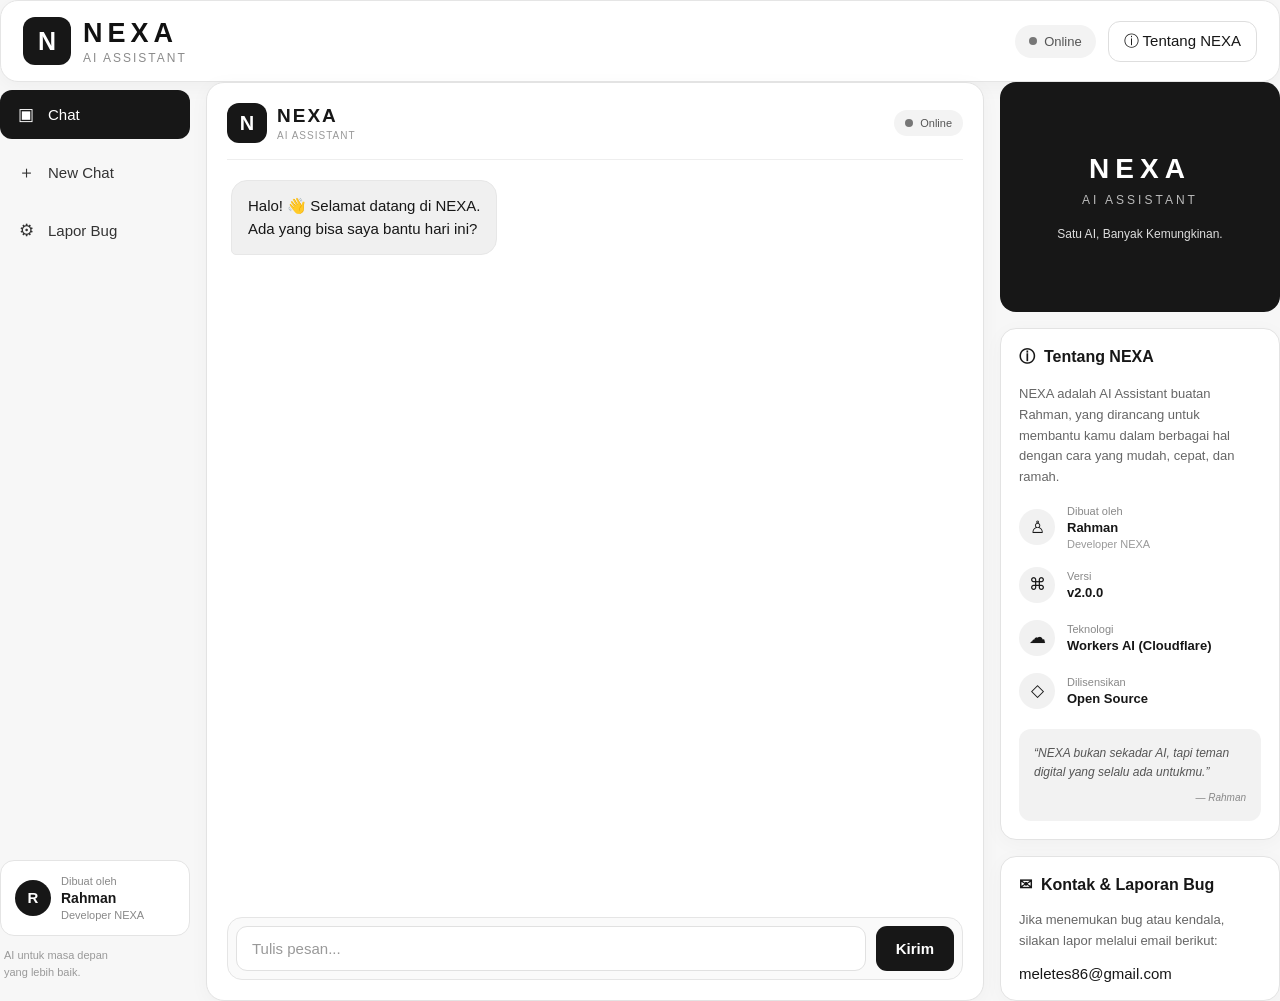
<file: index.html>
<!DOCTYPE html>
<html lang="id">
<head>
    <meta charset="UTF-8">
    <meta name="viewport" content="width=device-width, initial-scale=1.0">
    <title>NEXA AI Assistant</title>
    <link rel="stylesheet" href="style.css">
</head>

<body>

    <!-- HEADER -->
    <header class="topbar">
        <div class="brand">
            <div class="brand-logo">N</div>
            <div>
                <h1>NEXA</h1>
                <span>AI ASSISTANT</span>
            </div>
        </div>

        <div class="topbar-actions">
            <div class="status">
                <span class="status-dot"></span>
                Online
            </div>
            <button id="aboutBtn" class="top-about-btn">
                ⓘ Tentang NEXA
            </button>
        </div>
    </header>

    <!-- LAYOUT UTAMA -->
    <div class="workspace">

        <!-- SIDEBAR -->
        <aside class="sidebar">

            <div class="sidebar-menu">
                <div class="sidebar-item active">
                    <span>▣</span>
                    Chat
                </div>

                <button id="newChatBtn" class="sidebar-item">
                    <span>＋</span>
                    New Chat
                </button>

                <button id="bugBtn" class="sidebar-item">
                    <span>⚙</span>
                    Lapor Bug
                </button>
            </div>

            <div class="sidebar-owner">
                <div class="owner-avatar">R</div>
                <div>
                    <strong>Dibuat oleh</strong>
                    <b>Rahman</b>
                    <small>Developer NEXA</small>
                </div>
            </div>

            <p class="sidebar-footer">AI untuk masa depan<br>yang lebih baik.</p>

        </aside>

        <!-- CHAT PANEL -->
        <main class="chat-panel">

            <div class="chat-heading">
                <div class="mini-brand">
                    <div class="mini-logo">N</div>
                    <div>
                        <strong>NEXA</strong>
                        <small>AI ASSISTANT</small>
                    </div>
                </div>

                <div class="status small-status">
                    <span class="status-dot"></span>
                    Online
                </div>
            </div>

            <main id="chat">
                <div class="message nexa" id="welcomeMessage"></div>
            </main>

            <div class="input-area">
                <input
                    type="text"
                    id="input"
                    placeholder="Tulis pesan..."
                    autocomplete="off"
                >

                <button id="send">
                    Kirim
                </button>
            </div>

        </main>

        <!-- PANEL INFORMASI -->
        <aside class="info-panel">

            <div class="info-banner">
                <div class="info-banner-logo">NEXA</div>
                <span>AI ASSISTANT</span>
                <p>Satu AI, Banyak Kemungkinan.</p>
            </div>

            <div class="info-card">
                <h2>ⓘ &nbsp;Tentang NEXA</h2>

                <p>
                    NEXA adalah AI Assistant buatan Rahman,
                    yang dirancang untuk membantu kamu dalam
                    berbagai hal dengan cara yang mudah,
                    cepat, dan ramah.
                </p>

                <div class="info-row">
                    <span>♙</span>
                    <div>
                        <strong>Dibuat oleh</strong>
                        <b>Rahman</b>
                        <small>Developer NEXA</small>
                    </div>
                </div>

                <div class="info-row">
                    <span>⌘</span>
                    <div>
                        <strong>Versi</strong>
                        <b>v2.0.0</b>
                    </div>
                </div>

                <div class="info-row">
                    <span>☁</span>
                    <div>
                        <strong>Teknologi</strong>
                        <b>Workers AI (Cloudflare)</b>
                    </div>
                </div>

                <div class="info-row">
                    <span>◇</span>
                    <div>
                        <strong>Dilisensikan</strong>
                        <b>Open Source</b>
                    </div>
                </div>

                <div class="quote">
                    “NEXA bukan sekadar AI,
                    tapi teman digital yang selalu
                    ada untukmu.”
                    <small>— Rahman</small>
                </div>
            </div>

            <div class="info-card contact-card">
                <h2>✉ &nbsp;Kontak & Laporan Bug</h2>
                <p>Jika menemukan bug atau kendala, silakan lapor melalui email berikut:</p>
                <div class="email-box">meletes86@gmail.com</div>
            </div>

        </aside>

    </div>

    <!-- ABOUT BOX LAMA, ID DIPERTAHANKAN -->
    <div id="aboutBox" class="about-box">

        <h2>👑 NEXA</h2>

        <p><strong>Owner:</strong> Rahman</p>
        <p><strong>Developer:</strong> Rahman</p>
        <p><strong>Project:</strong> NEXA AI Assistant</p>
        <p><strong>Established:</strong> 2026</p>

        <button id="closeAbout">
            Tutup
        </button>

    </div>

</div>

<script src="script.js?v=3"></script>
    

</body>
</html>
</file>
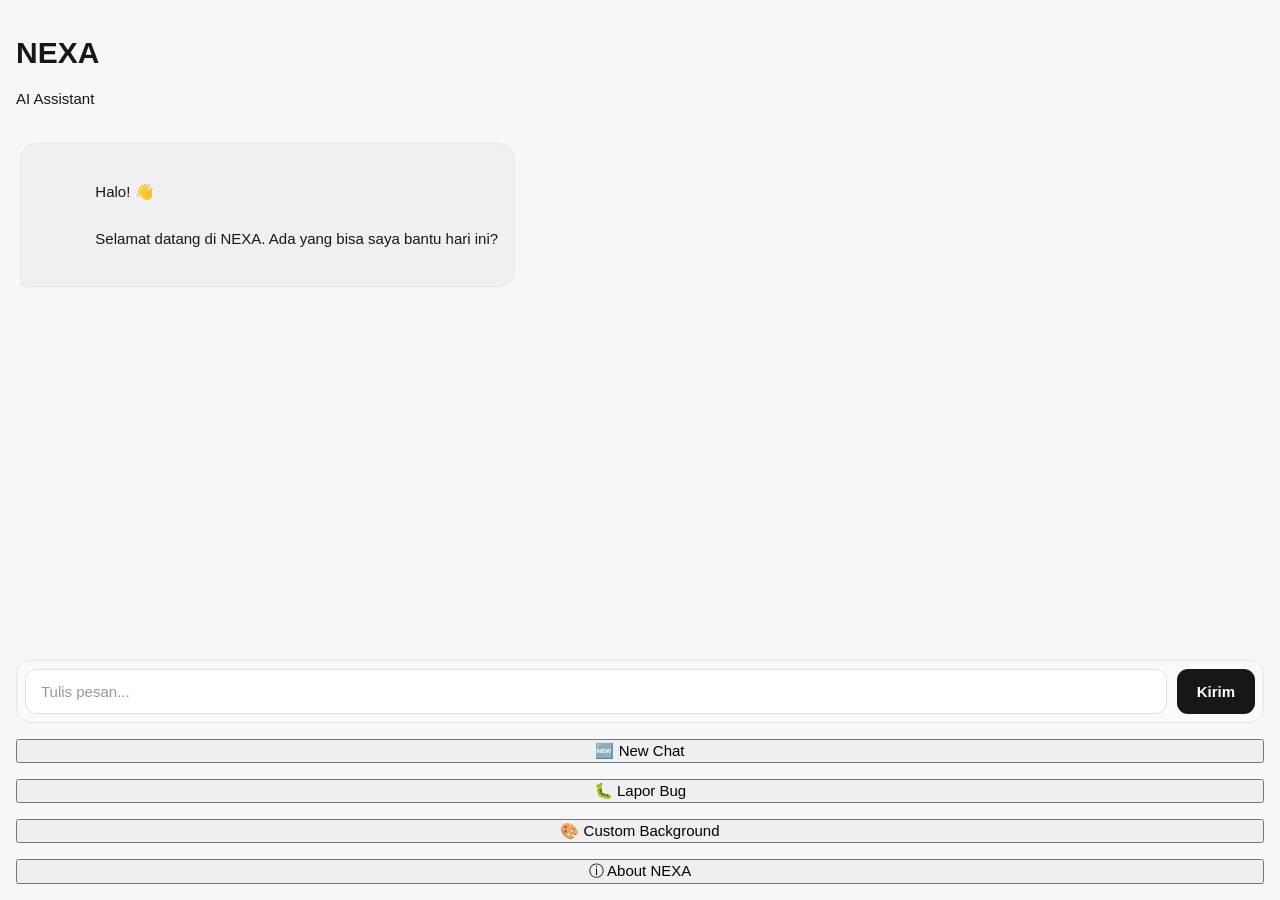
<file: index.broken.html>
<!DOCTYPE html>
<html lang="id">
<head>
    <meta charset="UTF-8">
    <meta name="viewport" content="width=device-width, initial-scale=1.0">
    <title>NEXA</title>
    <link rel="stylesheet" href="style.css">
</head>

<body>

    <div class="app">
        <header>
            <h1>NEXA</h1>
            <span>AI Assistant</span>
        </header>

        <main id="chat">
            <div class="message nexa">
              Halo! 👋<br>
              Selamat datang di NEXA. Ada yang bisa saya bantu hari ini?
            </div>
        </main>

        <div class="input-area">
            <input
                id="input"
                type="text"
                placeholder="Tulis pesan..."
                autocomplete="off"
            >

            <button id="send">Kirim</button>
          </div>

      <button id="newChatBtn" class="about-btn">
            🆕 New Chat
        </button>

        <button id="bugBtn" class="about-btn">
            🐛 Lapor Bug
        </button>

        <button id="customBtn" class="about-btn">
            🎨 Custom Background
        </button>

        <div id="customBox" class="about-box">
            <h2>🎨 Background</h2>
            <p>Pilih background NEXA.</p>

            <div class="preset-grid">
                <button class="preset-btn" data-bg="space">
                    🪐 Deep Space
                </button>
            </div>

            <input type="color" id="bgColor" value="#020509">

            <input
                type="file"
                id="bgImage"
                accept="image/*"
            >

            <button id="resetBg">
                Reset Background
            </button>

            <button id="closeCustom">
                Tutup
            </button>
        </div>

        <button id="aboutBtn" class="about-btn">
            ⓘ About NEXA
        </button>

        <div id="aboutBox" class="about-box">
            <h2>👑 NEXA</h2>

            <p><strong>Owner:</strong> Rahman</p>
            <p><strong>Developer:</strong> Rahman</p>
            <p><strong>Project:</strong> NEXA AI Assistant</p>
            <p><strong>Established:</strong> 2026</p>

            <button id="closeAbout">
                Tutup
            </button>
        </div>

    </div>

     <script src="script.js"></script>
</body>
</html>
</file>
<file: style.css>
* {
    box-sizing: border-box;
}

html,
body {
    margin: 0;
    padding: 0;
    width: 100%;
    min-height: 100%;
}

body {
    font-family: Arial, sans-serif;
    color: #171717;
    background: #f7f7f7;
    font-size: 15px;
}

button,
input {
    font: inherit;
}

button {
    cursor: pointer;
}

/* =========================
   APP
========================= */

.app {
    width: 100%;
    min-height: 100vh;
    padding: 16px;
    display: flex;
    flex-direction: column;
    gap: 16px;
}

/* =========================
   TOPBAR
========================= */

.topbar {
    width: 100%;
    display: flex;
    align-items: center;
    justify-content: space-between;
    padding: 16px 22px;
    background: #ffffff;
    border: 1px solid #e5e5e5;
    border-radius: 18px;
    box-shadow: 0 4px 20px rgba(0, 0, 0, 0.04);
}

.brand {
    display: flex;
    align-items: center;
    gap: 12px;
}

.brand-logo,
.mini-logo {
    display: flex;
    align-items: center;
    justify-content: center;
    background: #171717;
    color: #ffffff;
    font-weight: bold;
    border-radius: 12px;
}

.brand-logo {
    width: 48px;
    height: 48px;
    font-size: 25px;
}

.brand h1 {
    margin: 0;
    font-size: 27px;
    letter-spacing: 5px;
    color: #111111;
}

.brand span {
    display: block;
    margin-top: 2px;
    color: #8b8b8b;
    font-size: 12px;
    letter-spacing: 2px;
}

.topbar-actions {
    display: flex;
    align-items: center;
    gap: 12px;
}

.status {
    display: flex;
    align-items: center;
    gap: 7px;
    padding: 9px 14px;
    border-radius: 20px;
    background: #f3f3f3;
    color: #555555;
    font-size: 13px;
}

.status-dot {
    width: 8px;
    height: 8px;
    border-radius: 50%;
    background: #777777;
}

.top-about-btn {
    padding: 10px 15px;
    border: 1px solid #dedede;
    border-radius: 12px;
    background: #ffffff;
    color: #171717;
}

.top-about-btn:hover {
    background: #f0f0f0;
}

/* =========================
   WORKSPACE
========================= */

.workspace {
    width: 100%;
    max-width: 1500px;
    margin: auto;
    display: grid;
    grid-template-columns: 190px minmax(0, 1fr) 280px;
    gap: 16px;
    align-items: stretch;
}

/* =========================
   SIDEBAR
========================= */

.sidebar {
    min-height: 650px;
    display: flex;
    flex-direction: column;
    padding: 8px 0;
}

.sidebar-menu {
    display: flex;
    flex-direction: column;
    gap: 8px;
}

.sidebar-item {
    width: 100%;
    display: flex;
    align-items: center;
    gap: 12px;
    padding: 13px 15px;
    border: 1px solid transparent;
    border-radius: 12px;
    background: transparent;
    color: #333333;
    text-align: left;
}

.sidebar-item span {
    width: 20px;
    text-align: center;
    font-size: 17px;
}

.sidebar-item:hover {
    background: #eeeeee;
}

.sidebar-item.active {
    background: #171717;
    color: #ffffff;
}

.sidebar-owner {
    display: flex;
    align-items: center;
    gap: 10px;
    margin-top: auto;
    padding: 14px;
    border: 1px solid #e4e4e4;
    border-radius: 14px;
    background: #ffffff;
}

.owner-avatar {
    width: 36px;
    height: 36px;
    display: flex;
    align-items: center;
    justify-content: center;
    flex-shrink: 0;
    border-radius: 50%;
    background: #171717;
    color: #ffffff;
    font-weight: bold;
}

.sidebar-owner strong,
.sidebar-owner b,
.sidebar-owner small {
    display: block;
}

.sidebar-owner strong {
    font-size: 11px;
    color: #888888;
    font-weight: normal;
}

.sidebar-owner b {
    margin-top: 3px;
    font-size: 14px;
}

.sidebar-owner small {
    margin-top: 3px;
    font-size: 11px;
    color: #888888;
}

.sidebar-footer {
    color: #999999;
    font-size: 11px;
    line-height: 1.6;
    padding: 0 4px;
}

/* =========================
   CHAT PANEL
========================= */

.chat-panel {
    min-width: 0;
    min-height: 650px;
    display: flex;
    flex-direction: column;
    padding: 20px;
    background: #ffffff;
    border: 1px solid #e3e3e3;
    border-radius: 18px;
    box-shadow: 0 4px 20px rgba(0, 0, 0, 0.035);
}

.chat-heading {
    display: flex;
    align-items: center;
    justify-content: space-between;
    padding-bottom: 16px;
    border-bottom: 1px solid #eeeeee;
}

.mini-brand {
    display: flex;
    align-items: center;
    gap: 10px;
}

.mini-logo {
    width: 40px;
    height: 40px;
    font-size: 20px;
}

.mini-brand strong,
.mini-brand small {
    display: block;
}

.mini-brand strong {
    font-size: 19px;
    letter-spacing: 2px;
}

.mini-brand small {
    margin-top: 3px;
    color: #999999;
    font-size: 10px;
    letter-spacing: 1px;
}

.small-status {
    padding: 7px 11px;
    font-size: 11px;
}

/* =========================
   CHAT
========================= */

#chat {
    flex: 1;
    min-height: 450px;
    padding: 20px 4px;
    display: flex;
    flex-direction: column;
    gap: 14px;
    overflow-y: auto;
    scroll-behavior: smooth;
}

.message {
    max-width: 82%;
    padding: 13px 16px;
    border-radius: 16px;
    font-size: 15px;
    line-height: 1.55;
    white-space: pre-wrap;
    overflow-wrap: break-word;
    border: 1px solid #e7e7e7;
}

.message.nexa {
    align-self: flex-start;
    background: #f0f0f0;
    color: #171717;
    border-bottom-left-radius: 5px;
}

.message.user {
    align-self: flex-end;
    background: #171717;
    color: #ffffff;
    border-color: #171717;
    border-bottom-right-radius: 5px;
}

.thinking-message {
    opacity: 0.65;
    font-style: italic;
}

/* =========================
   INPUT
========================= */

.input-area {
    display: flex;
    gap: 10px;
    padding: 8px;
    background: #fafafa;
    border: 1px solid #e5e5e5;
    border-radius: 15px;
}

#input {
    flex: 1;
    min-width: 0;
    padding: 13px 15px;
    border: 1px solid #e1e1e1;
    outline: none;
    border-radius: 11px;
    background: #ffffff;
    color: #171717;
    font-size: 15px;
}

#input:focus {
    border-color: #999999;
}

#input::placeholder {
    color: #999999;
}

#send {
    padding: 0 20px;
    border: none;
    border-radius: 11px;
    background: #171717;
    color: #ffffff;
    font-weight: bold;
    transition: 0.2s;
}

#send:hover {
    background: #333333;
}

#send:active {
    transform: scale(0.97);
}

/* =========================
   INFO PANEL
========================= */

.info-panel {
    display: flex;
    flex-direction: column;
    gap: 16px;
}

.info-banner {
    min-height: 230px;
    display: flex;
    flex-direction: column;
    align-items: center;
    justify-content: center;
    padding: 20px;
    border-radius: 16px;
    background: #171717;
    color: #ffffff;
    text-align: center;
}

.info-banner-logo {
    font-size: 28px;
    font-weight: bold;
    letter-spacing: 6px;
}

.info-banner span {
    margin-top: 8px;
    color: #bbbbbb;
    font-size: 12px;
    letter-spacing: 3px;
}

.info-banner p {
    margin: 20px 0 0;
    color: #dddddd;
    font-size: 12px;
}

.info-card {
    padding: 18px;
    background: #ffffff;
    border: 1px solid #e3e3e3;
    border-radius: 16px;
    box-shadow: 0 4px 20px rgba(0, 0, 0, 0.03);
}

.info-card h2 {
    margin: 0 0 16px;
    font-size: 16px;
    color: #171717;
}

.info-card p {
    color: #666666;
    font-size: 13px;
    line-height: 1.6;
}

.info-row {
    display: flex;
    align-items: center;
    gap: 12px;
    margin-top: 17px;
}

.info-row > span {
    width: 36px;
    height: 36px;
    display: flex;
    align-items: center;
    justify-content: center;
    flex-shrink: 0;
    border-radius: 50%;
    background: #f1f1f1;
    font-size: 17px;
}

.info-row strong,
.info-row b,
.info-row small {
    display: block;
}

.info-row strong {
    color: #888888;
    font-size: 11px;
    font-weight: normal;
}

.info-row b {
    margin-top: 3px;
    font-size: 13px;
}

.info-row small {
    margin-top: 3px;
    color: #999999;
    font-size: 11px;
}

.quote {
    margin-top: 20px;
    padding: 15px;
    border-radius: 12px;
    background: #f2f2f2;
    color: #555555;
    font-size: 12px;
    line-height: 1.6;
    font-style: italic;
}

.quote small {
    display: block;
    margin-top: 8px;
    text-align: right;
    color: #888888;
}

/* =========================
   CUSTOM / ABOUT BOX
========================= */

/* =========================
   CUSTOM / ABOUT BOX
========================= */

.about-box {
    display: none;
    position: fixed;
    top: 50%;
    left: 50%;
    transform: translate(-50%, -50%);
    width: min(420px, calc(100% - 32px));
    max-height: 80vh;
    overflow-y: auto;
    padding: 24px;
    background: #ffffff;
    border: 1px solid #dcdcdc;
    border-radius: 18px;
    color: #171717;
    box-shadow: 0 20px 60px rgba(0, 0, 0, 0.18);
    z-index: 9999;
}

.about-box.show {
    display: block;
}

.about-box h2 {
    margin-top: 0;
}

.about-box p {
    color: #555555;
}

.about-box button,
.preset-btn,
#resetBg,
#closeCustom,
#closeAbout {
    padding: 10px 14px;
    border: 1px solid #dedede;
    border-radius: 10px;
    background: #171717;
    color: #ffffff;
    cursor: pointer;
}

.about-box button:hover,
.preset-btn:hover,
#resetBg:hover,
#closeCustom:hover,
#closeAbout:hover {
    background: #333333;
}

.preset-grid {
    margin: 12px 0;
}

.preset-btn {
    width: 100%;
}

#bgColor {
    width: 100%;
    height: 40px;
    margin: 10px 0;
}

#bgImage {
    width: 100%;
    margin-bottom: 10px;
    color: #333333;
}

#resetBg,
#closeCustom,
#closeAbout {
    margin-right: 5px;
}

/* =========================
   RESPONSIVE
========================= */

@media (max-width: 1100px) {
    .workspace {
        grid-template-columns: 170px minmax(0, 1fr);
    }

    .info-panel {
        display: none;
    }
}

@media (max-width: 700px) {
    .app {
        padding: 8px;
        gap: 10px;
    }

    .topbar {
        padding: 14px;
    }

    .brand-logo {
        width: 42px;
        height: 42px;
        font-size: 22px;
    }

    .brand h1 {
        font-size: 24px;
    }

    .topbar-actions .status {
        display: none;
    }

    .top-about-btn {
        padding: 9px 10px;
        font-size: 12px;
    }

    .workspace {
        display: block;
    }

    .sidebar {
        min-height: auto;
        padding: 0;
        margin-bottom: 10px;
    }

    .sidebar-menu {
        display: grid;
        grid-template-columns: repeat(4, 1fr);
        gap: 5px;
    }

    .sidebar-item {
        justify-content: center;
        flex-direction: column;
        gap: 4px;
        padding: 9px 4px;
        text-align: center;
        font-size: 11px;
    }

    .sidebar-item span {
        font-size: 15px;
    }

    .sidebar-owner,
    .sidebar-footer {
        display: none;
    }

    .chat-panel {
        min-height: calc(100vh - 130px);
        padding: 12px;
        border-radius: 15px;
    }

    .chat-heading {
        padding-bottom: 12px;
    }

    #chat {
        min-height: 50vh;
        padding: 14px 2px;
    }

    .message {
        max-width: 88%;
        font-size: 14px;
        padding: 12px 14px;
    }

    .input-area {
        padding: 6px;
    }

    #input {
        padding: 12px;
        font-size: 14px;
    }

    #send {
        padding: 0 15px;
    }

    .about-box {
        margin-top: 10px;
    }
}

/* Fix tombol About */
#aboutBtn,
.top-about-btn {
    position: relative;
    z-index: 100;
    pointer-events: auto;
    cursor: pointer;
}
/* =========================
   FIX RESPONSIVE TABLET / HP
========================= */

@media (max-width: 900px) {
    .workspace {
        grid-template-columns: 170px minmax(0, 1fr);
    }

    .info-panel {
        display: none;
    }

    .sidebar-item {
        min-width: 0;
        overflow: hidden;
    }

    .sidebar-item span {
        flex-shrink: 0;
    }
}

@media (max-width: 760px) {
    .workspace {
        display: block;
    }

    .sidebar {
        min-height: auto;
        margin-bottom: 12px;
    }

    .sidebar-menu {
        display: grid;
        grid-template-columns: repeat(4, minmax(0, 1fr));
        gap: 6px;
    }

    .sidebar-item {
        justify-content: center;
        flex-direction: column;
        gap: 4px;
        padding: 10px 4px;
        text-align: center;
        font-size: 11px;
    }

    .sidebar-item span {
        width: auto;
        font-size: 16px;
    }

    .sidebar-owner,
    .sidebar-footer {
        display: none;
    }

    .chat-panel {
        min-height: calc(100vh - 180px);
    }
}
/* NEXA LOGIN — MONOCHROME */
.login-screen {
    position: fixed;
    inset: 0;
    z-index: 9999;
    display: flex;
    justify-content: center;
    align-items: center;
    padding: 24px;
    background: #080808;
}

.login-card {
    width: 100%;
    max-width: 380px;
    padding: 32px 24px;
    text-align: center;
    background: #111111;
    border: 1px solid #333333;
    border-radius: 18px;
}

.login-logo {
    margin-bottom: 28px;
    color: #ffffff;
    font-size: 28px;
    font-weight: bold;
    letter-spacing: 3px;
}

.login-label {
    margin-bottom: 12px;
    color: #999999;
    font-size: 10px;
    letter-spacing: 2px;
}

.login-card h1 {
    margin-bottom: 12px;
    color: #ffffff;
    font-size: 26px;
}

.login-description {
    margin-bottom: 28px;
    color: #aaaaaa;
    font-size: 14px;
    line-height: 1.7;
}

.login-card button {
    width: 100%;
    padding: 14px;
    margin-top: 12px;
    border-radius: 10px;
    font-size: 14px;
    font-weight: bold;
    cursor: pointer;
}

.login-google {
    color: #080808;
    background: #ffffff;
    border: 1px solid #ffffff;
}

.login-guest {
    color: #eeeeee;
    background: #171717;
    border: 1px solid #444444;
}

.login-error {
    margin-top: 14px;
    color: #cccccc;
    font-size: 13px;
}
</file>
